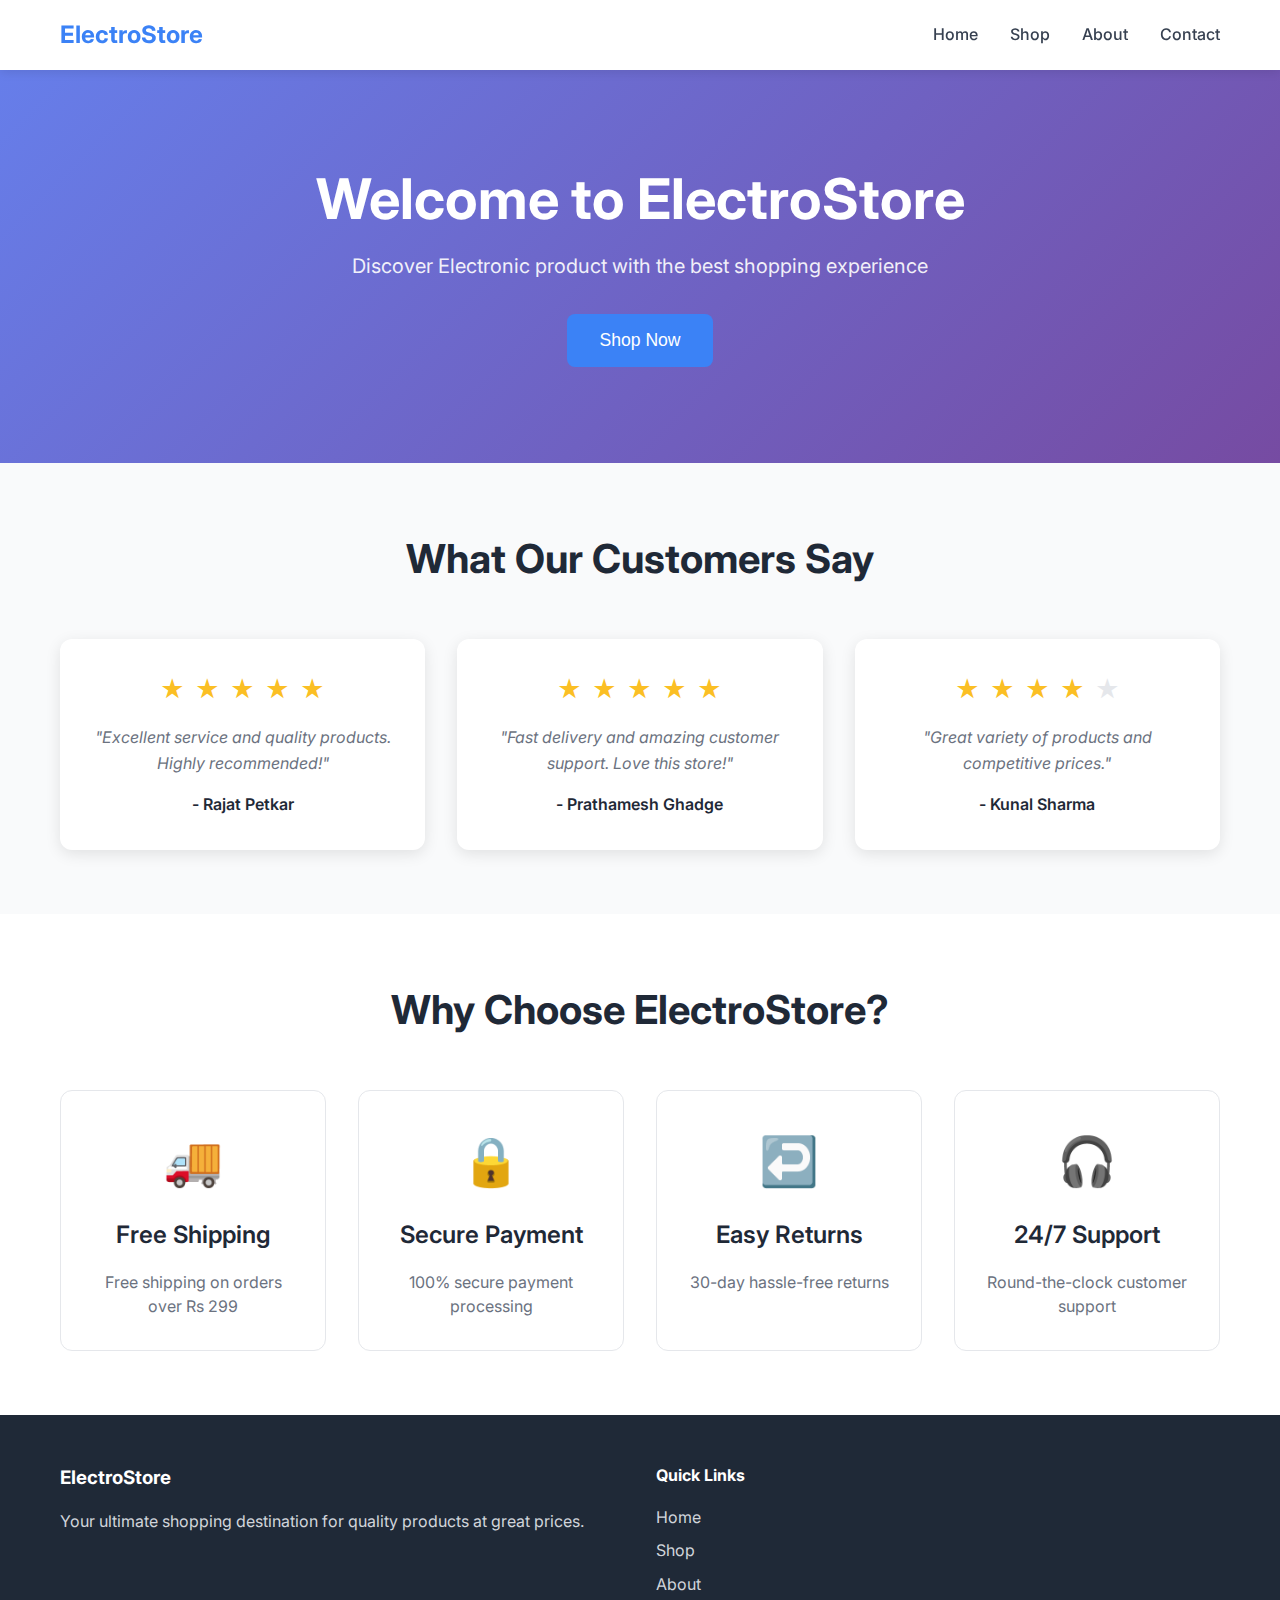
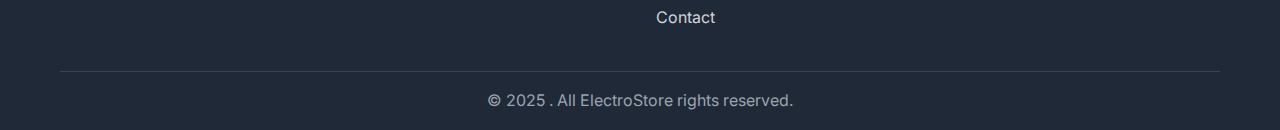
<file: project/index.html>
<!DOCTYPE html>
<html lang="en">
<head>
    <meta charset="UTF-8">
    <meta name="viewport" content="width=device-width, initial-scale=1.0">
    <title>ElectroStore </title>
    <link rel="stylesheet" href="styles.css">
    <link rel="preconnect" href="https://fonts.googleapis.com">
    <link rel="preconnect" href="https://fonts.gstatic.com" crossorigin>
    <link href="https://fonts.googleapis.com/css2?family=Inter:wght@300;400;500;600;700&display=swap" rel="stylesheet">
</head>
<body>
    <header class="header">
        <nav class="nav">
            <div class="container">
                <div class="nav-brand">
                    <h2>ElectroStore </h2>
                </div>
                <div class="nav-links">
                    <a href="index.html">Home</a>
                    <a href="shop.html">Shop</a>
                    <a href="about.html">About</a>
                    <a href="contact.html">Contact</a>
                </div>
            </div>
        </nav>
    </header>

    <main class="main">
        <section class="hero">
            <div class="container">
                <div class="hero-content">
                    <h1 class="hero-title">Welcome to ElectroStore</h1>
                    <p class="hero-subtitle">Discover Electronic product with the best shopping experience</p>
                    <button class="btn btn-primary hero-btn" onclick="window.location.href='shop.html'">Shop Now</button>
                </div>
            </div>
        </section>

        <section class="ratings-section">
            <div class="container">
                <h2 class="section-title">What Our Customers Say</h2>
                <div class="ratings-grid">
                    <div class="rating-card">
                        <div class="stars">
                            <span class="star filled">★</span>
                            <span class="star filled">★</span>
                            <span class="star filled">★</span>
                            <span class="star filled">★</span>
                            <span class="star filled">★</span>
                        </div>
                        <p class="rating-text">"Excellent service and quality products. Highly recommended!"</p>
                        <p class="rating-author">- Rajat Petkar</p>
                    </div>
                    <div class="rating-card">
                        <div class="stars">
                            <span class="star filled">★</span>
                            <span class="star filled">★</span>
                            <span class="star filled">★</span>
                            <span class="star filled">★</span>
                            <span class="star filled">★</span>
                        </div>
                        <p class="rating-text">"Fast delivery and amazing customer support. Love this store!"</p>
                        <p class="rating-author">- Prathamesh Ghadge</p>
                    </div>
                    <div class="rating-card">
                        <div class="stars">
                            <span class="star filled">★</span>
                            <span class="star filled">★</span>
                            <span class="star filled">★</span>
                            <span class="star filled">★</span>
                            <span class="star">★</span>
                        </div>
                        <p class="rating-text">"Great variety of products and competitive prices."</p>
                        <p class="rating-author">- Kunal Sharma</p>
                    </div>
                </div>
            </div>
        </section>

        <section class="features-section">
            <div class="container">
                <h2 class="section-title">Why Choose ElectroStore?</h2>
                <div class="features-grid">
                    <div class="feature-card">
                        <div class="feature-icon">🚚</div>
                        <h3>Free Shipping</h3>
                        <p>Free shipping on orders over Rs 299</p>
                    </div>
                    <div class="feature-card">
                        <div class="feature-icon">🔒</div>
                        <h3>Secure Payment</h3>
                        <p>100% secure payment processing</p>
                    </div>
                    <div class="feature-card">
                        <div class="feature-icon">↩️</div>
                        <h3>Easy Returns</h3>
                        <p>30-day hassle-free returns</p>
                    </div>
                    <div class="feature-card">
                        <div class="feature-icon">🎧</div>
                        <h3>24/7 Support</h3>
                        <p>Round-the-clock customer support</p>
                    </div>
                </div>
            </div>
        </section>
    </main>

    <footer class="footer">
        <div class="container">
            <div class="footer-content">
                <div class="footer-section">
                    <h3>ElectroStore</h3>
                    <p>Your ultimate shopping destination for quality products at great prices.</p>
                </div>
                <div class="footer-section">
                    <h4>Quick Links</h4>
                    <ul>
                        <li><a href="index.html">Home</a></li>
                        <li><a href="shop.html">Shop</a></li>
                        <li><a href="about.html">About</a></li>
                        <li><a href="contact.html">Contact</a></li>
                    </ul>
                </div>
                <!-- <div class="footer-section">
                    <h4>Customer Service</h4>
                    <ul>
                        <li><a href="#help">Help Center</a></li>
                        <li><a href="#returns">Returns</a></li>
                        <li><a href="#shipping">Shipping</a></li>
                        <li><a href="#track">Track Order</a></li>
                    </ul>
                </div>
                <div class="footer-section">
                    <h4>Connect</h4>
                    <ul>
                        <li><a href="#facebook">Facebook</a></li>
                        <li><a href="#twitter">Twitter</a></li>
                        <li><a href="#instagram">Instagram</a></li>
                        <li><a href="#newsletter">Newsletter</a></li>
                    </ul>
                </div> -->
            </div>
            <div class="footer-bottom">
                <p>&copy; 2025 . All ElectroStore rights reserved.</p>
            </div>
        </div>
    </footer>

    <script src="script.js"></script>
</body>
</html>
</file>
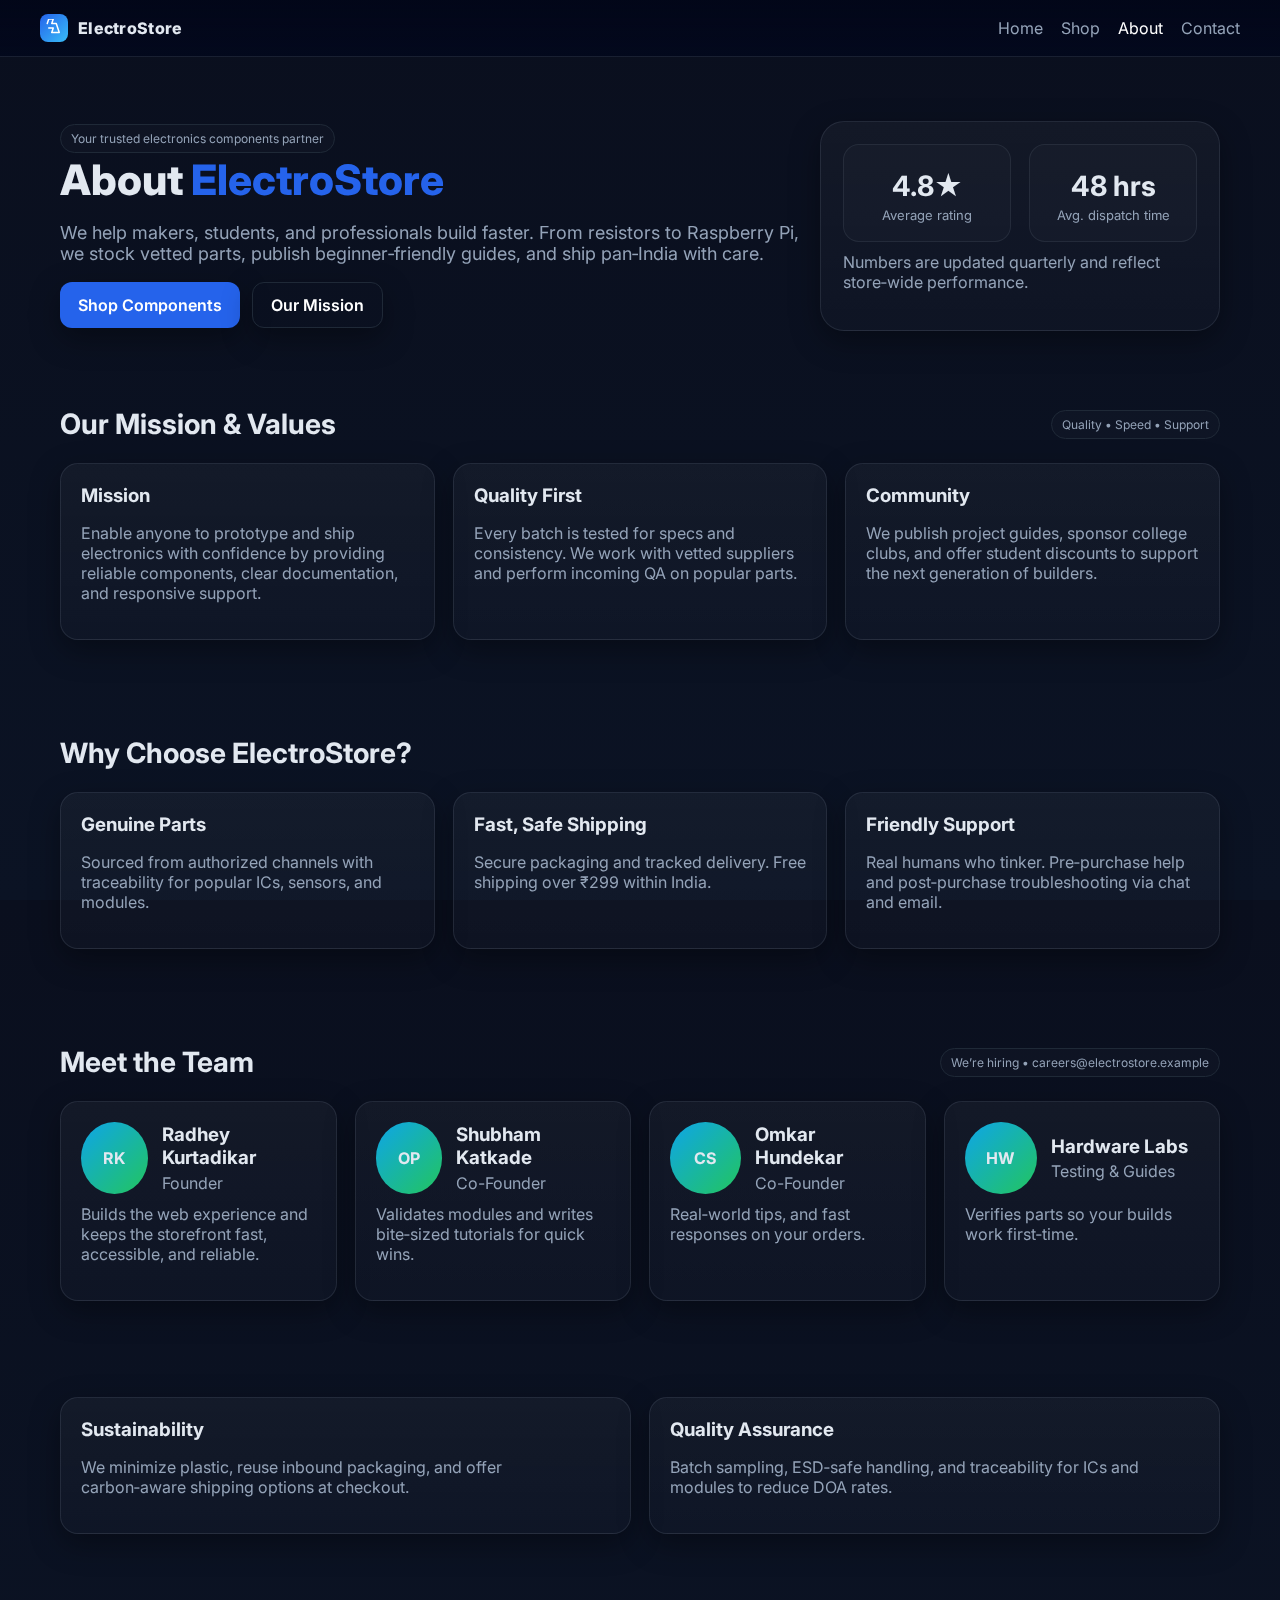
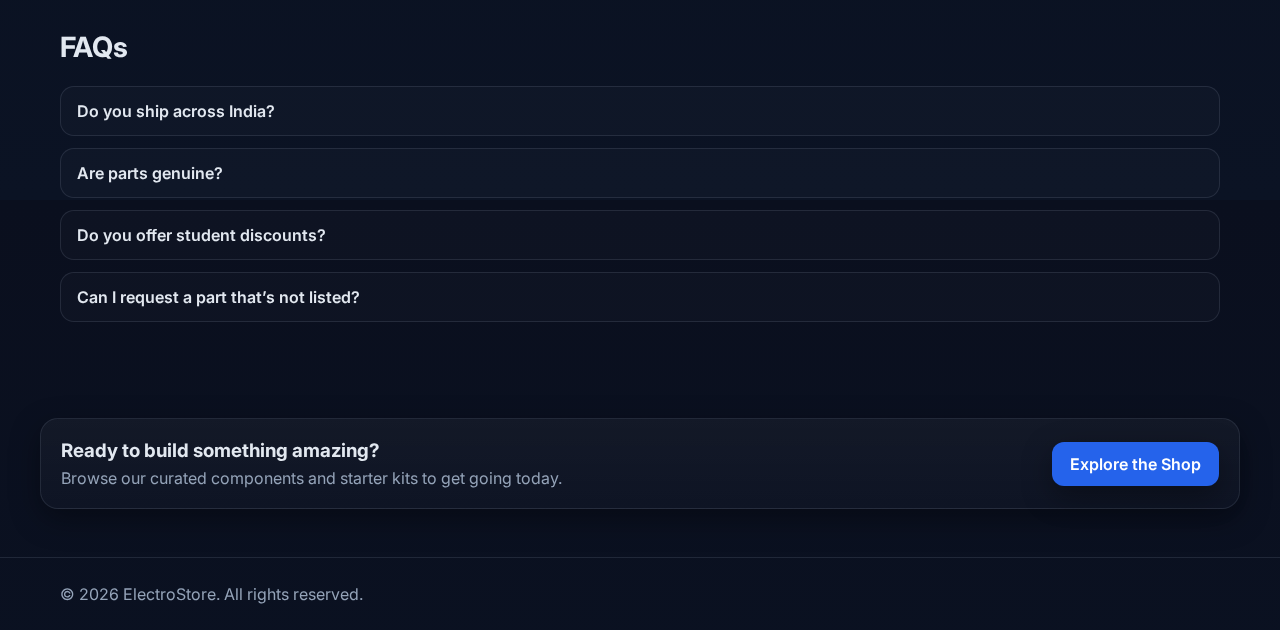
<file: project/about.html>
<!doctype html>
<html lang="en">
<head>
  <meta charset="utf-8" />
  <meta name="viewport" content="width=device-width, initial-scale=1" />
  <title>About | ElectroStore</title>
  <meta name="description" content="Learn about ElectroStore — our mission, values, team, and what makes us your trusted partner for electronics components." />
  <link rel="preconnect" href="https://fonts.gstatic.com" crossorigin>
  <link href="https://fonts.googleapis.com/css2?family=Inter:wght@400;500;600;700;800&display=swap" rel="stylesheet">
  <style>
    :root{
      --primary:#2563eb;        /* blue-600 */
      --primary-700:#1d4ed8;    /* blue-700 */
      --accent:#f59e0b;         /* amber-500 */
      --bg:#0b1220;             /* deep slate */
      --panel:#0f172a;          /* slate-900 */
      --muted:#94a3b8;          /* slate-400 */
      --text:#e2e8f0;           /* slate-200 */
      --card:#111827;           /* gray-900 */
      --success:#10b981;        /* emerald-500 */
      --ring:0 0 0 3px rgba(37,99,235,.3);
      --shadow:0 10px 30px rgba(0,0,0,.35);
      --radius:18px;
      --radius-lg:24px;
      --gap:18px;
      --max:1200px;
    }
    *{box-sizing:border-box}
    html,body{height:100%;}
    body{
      margin:0; font-family:Inter,system-ui,-apple-system,Segoe UI,Roboto,Ubuntu,Cantarell,Noto Sans,sans-serif; 
      color:var(--text); background:linear-gradient(180deg,#0a0f1e 0%, #0b1324 100%);
      -webkit-font-smoothing:antialiased; text-rendering:optimizeLegibility;
    }
    a{color:inherit; text-decoration:none}
    .container{width:100%; max-width:var(--max); margin-inline:auto; padding:0 20px}
    .btn{display:inline-flex; align-items:center; gap:10px; border:none; background:var(--primary); color:white; padding:12px 18px; border-radius:12px; font-weight:600; box-shadow:var(--shadow); cursor:pointer}
    .btn:hover{background:var(--primary-700)}
    .btn.secondary{background:transparent; border:1px solid #1f2937}
    .badge{display:inline-flex; align-items:center; gap:8px; padding:6px 10px; border-radius:999px; border:1px solid #1f2937; background:rgba(255,255,255,.02); color:var(--muted); font-size:12px}

    /* Header */
    header{
      position:sticky; top:0; z-index:50; backdrop-filter:saturate(180%) blur(8px);
      background:linear-gradient(180deg,rgba(2,6,23,.9) 0%, rgba(2,6,23,.7) 100%);
      border-bottom:1px solid rgba(148,163,184,.16);
    }
    .nav{display:flex; align-items:center; justify-content:space-between; padding:14px 0}
    .logo{display:flex; align-items:center; gap:10px; font-weight:800; letter-spacing:.3px}
    .logo-mark{width:28px; height:28px; display:grid; place-items:center; border-radius:8px; background:linear-gradient(135deg,var(--primary),#38bdf8)}
    .menu{display:flex; align-items:center; gap:18px}
    .menu a{color:var(--muted)}
    .menu a.active, .menu a:hover{color:#fff}
    .mobile-toggle{display:none}

    /* Hero */
    .hero{padding:64px 0 28px}
    .hero-wrap{display:grid; grid-template-columns:1.3fr .7fr; gap:var(--gap); align-items:center}
    .hero .title{font-size:42px; line-height:1.15; margin:.2rem 0 1rem; font-weight:800}
    .hero .lead{font-size:18px; color:var(--muted)}
    .hero-card{background:linear-gradient(180deg, rgba(255,255,255,.04), rgba(255,255,255,.02)); border:1px solid rgba(148,163,184,.15); padding:22px; border-radius:var(--radius-lg); box-shadow:var(--shadow)}
    .hero-grid{display:grid; grid-template-columns:repeat(2,1fr); gap:var(--gap)}
    .stat{padding:18px; border-radius:16px; border:1px solid rgba(148,163,184,.12); background:rgba(255,255,255,.02); text-align:center}
    .stat h3{margin:6px 0 4px; font-size:28px}
    .stat p{margin:0; color:var(--muted); font-size:13px}

    /* Sections */
    section{padding:48px 0}
    .section-head{display:flex; align-items:center; justify-content:space-between; gap:18px; margin-bottom:22px}
    .section-head h2{margin:0; font-size:28px}
    .grid-3{display:grid; grid-template-columns:repeat(3,1fr); gap:var(--gap)}
    .grid-2{display:grid; grid-template-columns:repeat(2,1fr); gap:var(--gap)}
    .card{background:linear-gradient(180deg, rgba(255,255,255,.04), rgba(255,255,255,.02)); border:1px solid rgba(148,163,184,.15); padding:20px; border-radius:var(--radius); box-shadow:var(--shadow)}
    .card h3{margin:0 0 8px}
    .muted{color:var(--muted)}

    /* Timeline */
    .timeline{position:relative; margin-left:8px}
    .timeline::before{content:""; position:absolute; left:10px; top:0; bottom:0; width:2px; background:linear-gradient(180deg,rgba(148,163,184,.3),rgba(148,163,184,.05))}
    .t-item{position:relative; padding-left:38px; margin-bottom:18px}
    .t-item::before{content:""; position:absolute; left:2px; top:6px; width:16px; height:16px; border-radius:50%; background:linear-gradient(135deg,var(--primary),#38bdf8); box-shadow:0 0 0 3px rgba(37,99,235,.25)}

    /* Team */
    .team{display:grid; grid-template-columns:repeat(4,1fr); gap:var(--gap)}
    .avatar{width:72px; height:72px; border-radius:50%; background:linear-gradient(135deg,#0ea5e9,#22c55e); display:grid; place-items:center; font-weight:700}

    /* FAQ */
    .faq{display:grid; grid-template-columns:1fr; gap:12px}
    details{border:1px solid rgba(148,163,184,.16); border-radius:14px; padding:14px 16px; background:rgba(255,255,255,.02)}
    summary{cursor:pointer; list-style:none; font-weight:600}
    summary::-webkit-details-marker{display:none}

    /* Footer */
    footer{border-top:1px solid rgba(148,163,184,.16); padding:26px 0; color:var(--muted)}

    /* Responsive */
    @media (max-width: 1024px){
      .hero-wrap{grid-template-columns:1fr}
      .grid-3{grid-template-columns:1fr 1fr}
      .team{grid-template-columns:1fr 1fr}
    }
    @media (max-width: 640px){
      .menu{display:none}
      .mobile-toggle{display:inline-flex; align-items:center; gap:8px; background:transparent; border:1px solid #1f2937; color:var(--text); padding:8px 10px; border-radius:10px}
      .grid-3,.grid-2{grid-template-columns:1fr}
      .hero .title{font-size:34px}
    }
  </style>
</head>
<body>
  <!-- Header -->
  <header>
    <div class="container nav">
      <div class="logo">
        <div class="logo-mark" aria-hidden="true">
          <svg width="18" height="18" viewBox="0 0 24 24" fill="none" xmlns="http://www.w3.org/2000/svg" aria-hidden="true">
            <path d="M5 12h6l-2 6h10l-4-12H9l2-6H5l-2 6" stroke="white" stroke-width="2" stroke-linecap="round" stroke-linejoin="round"/>
          </svg>
        </div>
        <span>ElectroStore</span>
      </div>
      <nav class="menu" id="menu">
        <a href="index.html" >Home</a>
        <a href="shop.html">Shop</a>
        <a href="about.html" class="active">About</a>
        <a href="contact.html">Contact</a>
        <!-- <a class="btn" href="/catalog.html">View Catalog</a> -->
      </nav>
      <button class="mobile-toggle" id="mobileToggle" aria-controls="menu" aria-expanded="false">Menu ▾</button>
    </div>
  </header>

  <!-- Hero -->
  <section class="hero">
    <div class="container hero-wrap">
      <div>
        <span class="badge">Your trusted electronics components partner</span>
        <h1 class="title">About <span style="color:var(--primary)">ElectroStore</span></h1>
        <p class="lead">We help makers, students, and professionals build faster. From resistors to Raspberry Pi, we stock vetted parts, publish beginner‑friendly guides, and ship pan‑India with care.</p>
        <div style="display:flex; gap:12px; margin-top:16px; flex-wrap:wrap">
          <a class="btn" href="shop.html">Shop Components</a>
          <a class="btn secondary" href="#mission">Our Mission</a>
        </div>
      </div>
      <div class="hero-card">
        <div class="hero-grid">
          <!-- <div class="stat">
            <h3>10k+</h3><p>Orders fulfilled</p>
          </div>
          <div class="stat">
            <h3>3,500+</h3><p>SKUs in stock</p>
          </div> -->
          <div class="stat">
            <h3>4.8★</h3><p>Average rating</p>
          </div>
          <div class="stat">
            <h3>48 hrs</h3><p>Avg. dispatch time</p>
          </div>
        </div>
        <p class="muted" style="margin-top:10px">Numbers are updated quarterly and reflect store‑wide performance.</p>
      </div>
    </div>
  </section>

  <!-- Mission & Values -->
  <section id="mission">
    <div class="container">
      <div class="section-head">
        <h2>Our Mission & Values</h2>
        <span class="badge">Quality • Speed • Support</span>
      </div>
      <div class="grid-3">
        <div class="card">
          <h3>Mission</h3>
          <p class="muted">Enable anyone to prototype and ship electronics with confidence by providing reliable components, clear documentation, and responsive support.</p>
        </div>
        <div class="card">
          <h3>Quality First</h3>
          <p class="muted">Every batch is tested for specs and consistency. We work with vetted suppliers and perform incoming QA on popular parts.</p>
        </div>
        <div class="card">
          <h3>Community</h3>
          <p class="muted">We publish project guides, sponsor college clubs, and offer student discounts to support the next generation of builders.</p>
        </div>
      </div>
    </div>
  </section>

  <!-- Why Choose Us -->
  <section>
    <div class="container">
      <div class="section-head">
        <h2>Why Choose ElectroStore?</h2>
      </div>
      <div class="grid-3">
        <div class="card">
          <h3>Genuine Parts</h3>
          <p class="muted">Sourced from authorized channels with traceability for popular ICs, sensors, and modules.</p>
        </div>
        <div class="card">
          <h3>Fast, Safe Shipping</h3>
          <p class="muted">Secure packaging and tracked delivery. Free shipping over ₹299 within India.</p>
        </div>
        <div class="card">
          <h3>Friendly Support</h3>
          <p class="muted">Real humans who tinker. Pre‑purchase help and post‑purchase troubleshooting via chat and email.</p>
        </div>
      </div>
    </div>
  </section>

  
  <!-- Team -->
  <section>
    <div class="container">
      <div class="section-head">
        <h2>Meet the Team</h2>
        <a class="badge" href="mailto:careers@electrostore.example">We’re hiring • careers@electrostore.example</a>
      </div>
      <div class="team">
        <div class="card">
          <div style="display:flex; gap:14px; align-items:center;">
            <div class="avatar">RK</div>
            <div>
              <h3 style="margin:0">Radhey Kurtadikar</h3>
              <p class="muted" style="margin:.2rem 0 0">Founder</p>
            </div>
          </div>
          <p class="muted" style="margin-top:10px">Builds the web experience and keeps the storefront fast, accessible, and reliable.</p>
        </div>
        <div class="card">
          <div style="display:flex; gap:14px; align-items:center;">
            <div class="avatar">OP</div>
            <div>
              <h3 style="margin:0">Shubham Katkade</h3>
              <p class="muted" style="margin:.2rem 0 0">Co-Founder</p>
            </div>
          </div>
          <p class="muted" style="margin-top:10px">Validates modules and writes bite‑sized tutorials for quick wins.</p>
        </div>
        <div class="card">
          <div style="display:flex; gap:14px; align-items:center;">
            <div class="avatar">CS</div>
            <div>
              <h3 style="margin:0">Omkar Hundekar</h3>
              <p class="muted" style="margin:.2rem 0 0">Co-Founder</p>
            </div>
          </div>
          <p class="muted" style="margin-top:10px">Real‑world tips, and fast responses on your orders.</p>
        </div>
        <div class="card">
          <div style="display:flex; gap:14px; align-items:center;">
            <div class="avatar">HW</div>
            <div>
              <h3 style="margin:0">Hardware Labs</h3>
              <p class="muted" style="margin:.2rem 0 0">Testing & Guides</p>
            </div>
          </div>
          <p class="muted" style="margin-top:10px">Verifies parts so your builds work first‑time.</p>
        </div>
      </div>
    </div>
  </section>

  <!-- Testimonials
  <section>
    <div class="container">
      <div class="section-head">
        <h2>What Customers Say</h2>
        <span class="badge">4.8/5 average across platforms</span>
      </div>
      <div class="grid-3">
        <div class="card">
          <p>“Got my sensors in 2 days with excellent packing. The sample code on the product page saved me hours.”</p>
          <p class="muted" style="margin:6px 0 0">— Ananya, Pune</p>
        </div>
        <div class="card">
          <p>“They actually answered my wiring question at 9pm. Components were genuine and matched datasheets.”</p>
          <p class="muted" style="margin:6px 0 0">— Karan, Bengaluru</p>
        </div>
        <div class="card">
          <p>“Student‑friendly pricing and everything in one place. We rely on them for our college robotics club.”</p>
          <p class="muted" style="margin:6px 0 0">— Meera, Mumbai</p>
        </div>
      </div>
    </div>
  </section> -->

  <!-- Sustainability & Quality -->
  <section>
    <div class="container grid-2">
      <div class="card">
        <h3>Sustainability</h3>
        <p class="muted">We minimize plastic, reuse inbound packaging, and offer carbon‑aware shipping options at checkout.</p>
      </div>
      <div class="card">
        <h3>Quality Assurance</h3>
        <p class="muted">Batch sampling, ESD‑safe handling, and traceability for ICs and modules to reduce DOA rates.</p>
      </div>
    </div>
  </section>

  <!-- FAQ -->
  <section>
    <div class="container">
      <div class="section-head">
        <h2>FAQs</h2>
      </div>
      <div class="faq">
        <details>
          <summary>Do you ship across India?</summary>
          <p class="muted">Yes. Standard delivery is 2–7 business days based on your pincode. Express options are shown at checkout.</p>
        </details>
        <details>
          <summary>Are parts genuine?</summary>
          <p class="muted">We prioritize authorized distributors and perform incoming tests on popular ICs, sensors, and modules.</p>
        </details>
        <details>
          <summary>Do you offer student discounts?</summary>
          <p class="muted">Absolutely. Email your valid student ID to <a href="mailto:support@electrostore.example">support@electrostore.example</a> for a unique coupon.</p>
        </details>
        <details>
          <summary>Can I request a part that’s not listed?</summary>
          <p class="muted">Yes, use the <a href="contact.html">contact form</a> with manufacturer part number (MPN) and needed quantity.</p>
        </details>
      </div>
    </div>
  </section>

  <!-- CTA -->
  <section>
    <div class="container card" style="display:flex; flex-wrap:wrap; align-items:center; justify-content:space-between; gap:14px">
      <div>
        <h3 style="margin:0 0 6px">Ready to build something amazing?</h3>
        <p class="muted" style="margin:0">Browse our curated components and starter kits to get going today.</p>
      </div>
      <a class="btn" href="shop.html">Explore the Shop</a>
    </div>
  </section>

  <!-- Footer -->
  <footer>
    <div class="container" style="display:flex; align-items:center; justify-content:space-between; gap:12px; flex-wrap:wrap">
      <p style="margin:0">© <span id="year"></span> ElectroStore. All rights reserved.</p>
    </div>
  </footer>

  <script>
    // Mobile menu toggle
    const toggle = document.getElementById('mobileToggle');
    const menu = document.getElementById('menu');
    if(toggle){
      toggle.addEventListener('click',()=>{
        const open = menu.style.display === 'flex';
        menu.style.display = open ? 'none' : 'flex';
        menu.style.flexDirection = 'column';
        toggle.setAttribute('aria-expanded', String(!open));
      });
    }
    // Year
    document.getElementById('year').textContent = new Date().getFullYear();
  </script>
</body>
</html>
</file>
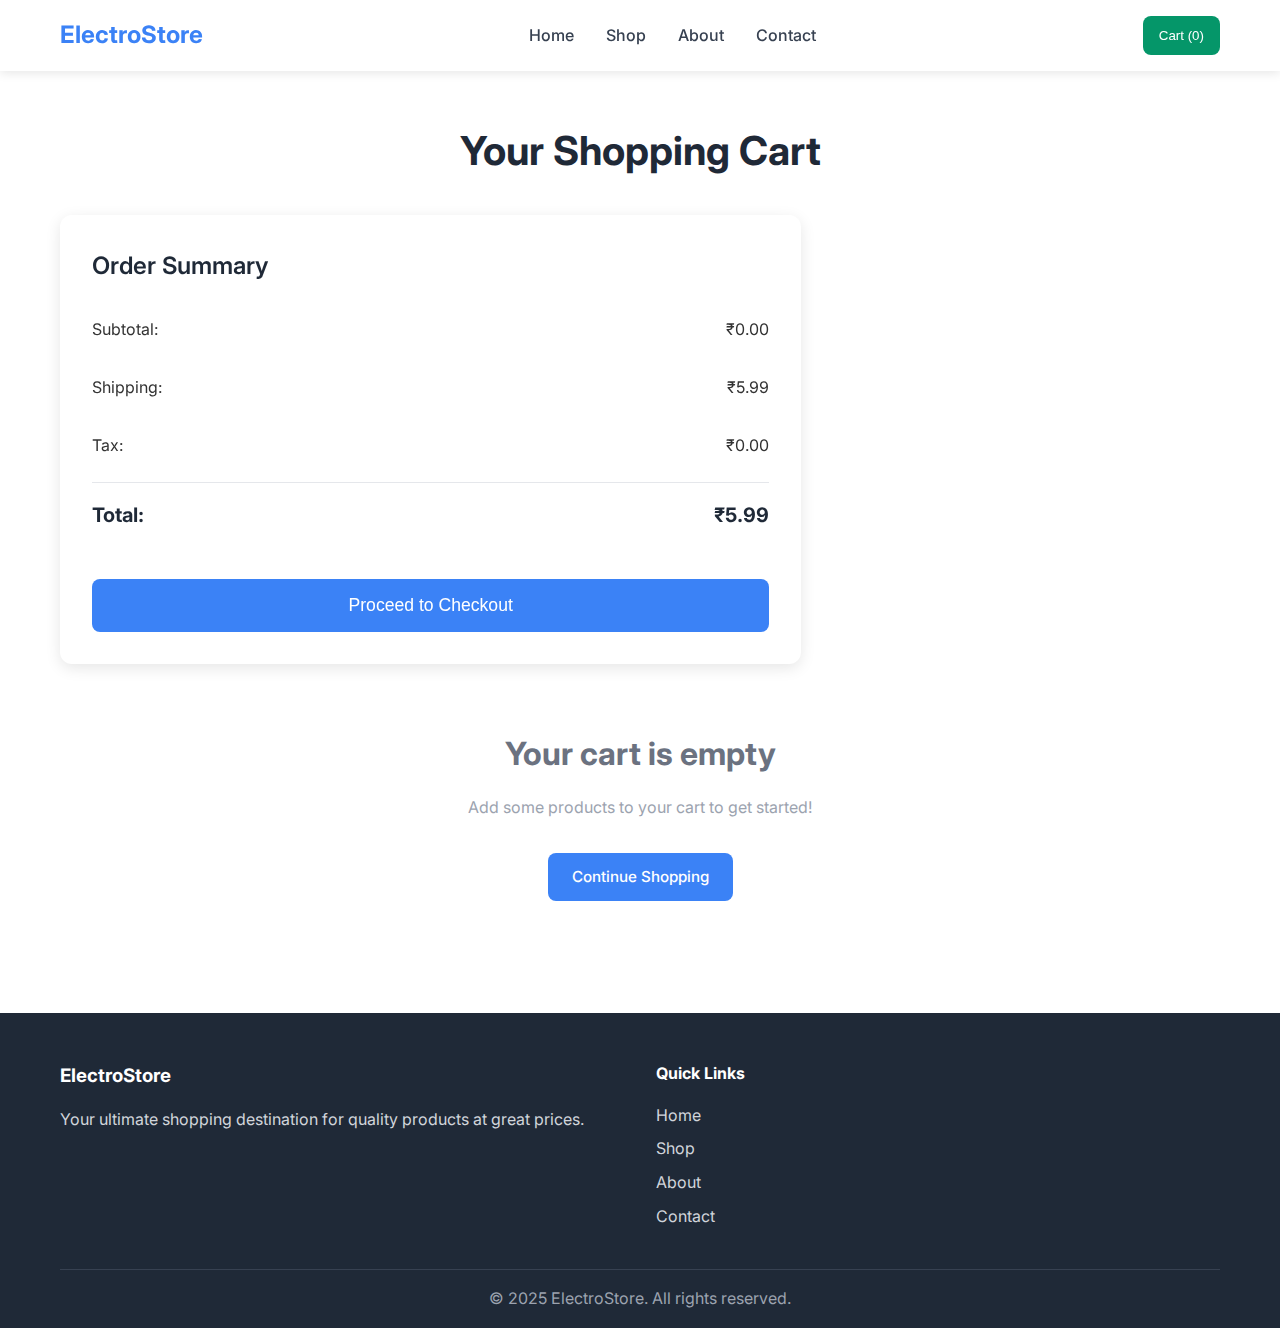
<file: project/cart.html>
<!DOCTYPE html>
<html lang="en">
<head>
    <meta charset="UTF-8">
    <meta name="viewport" content="width=device-width, initial-scale=1.0">
    <title>Shopping Cart - ElectroStore</title>
    <link rel="stylesheet" href="styles.css">
    <link rel="preconnect" href="https://fonts.googleapis.com">
    <link rel="preconnect" href="https://fonts.gstatic.com" crossorigin>
    <link href="https://fonts.googleapis.com/css2?family=Inter:wght@300;400;500;600;700&display=swap" rel="stylesheet">
</head>
<body>
    <header class="header">
        <nav class="nav">
            <div class="container">
                <div class="nav-brand">
                    <h2>ElectroStore</h2>
                </div>
                <div class="nav-links">
                    <a href="index.html">Home</a>
                    <a href="shop.html">Shop</a>
                    <a href="about.html">About</a>
                    <a href="contact.html">Contact</a>
                </div>
                <div class="nav-actions">
                    <button class="cart-btn active">
                        Cart (<span id="cartCount">0</span>)
                    </button>
                </div>
            </div>
        </nav>
    </header>

    <main class="main">
        <section class="cart-section">
            <div class="container">
                <h1>Your Shopping Cart</h1>
                
                <div class="cart-content">
                    <div class="cart-items" id="cartItems">
                        <!-- Cart items will be dynamically loaded here -->
                    </div>
                    
                    <div class="cart-summary">
                        <div class="summary-card">
                            <h3>Order Summary</h3>
                            <div class="summary-row">
                                <span>Subtotal:</span>
                                <span id="subtotal">Rs 0.00</span>
                            </div>
                            <div class="summary-row">
                                <span>Shipping:</span>
                                <span id="shipping">Rs 5.99</span>
                            </div>
                            <div class="summary-row">
                                <span>Tax:</span>
                                <span id="tax">Rs 0.00</span>
                            </div>
                            <div class="summary-row total">
                                <span>Total:</span>
                                <span id="total">Rs 0.00</span>
                            </div>
                            <button class="btn btn-primary checkout-btn" onclick="proceedToCheckout()">
                                Proceed to Checkout
                            </button>
                        </div>
                    </div>
                </div>

                <div class="empty-cart" id="emptyCart" style="display: none;">
                    <h2>Your cart is empty</h2>
                    <p>Add some products to your cart to get started!</p>
                    <a href="shop.html" class="btn btn-primary">Continue Shopping</a>
                </div>
            </div>
        </section>
    </main>

    <!-- Checkout Modal -->
    <div id="checkoutModal" class="modal">
        <div class="modal-content">
            <span class="close" onclick="closeModal('checkoutModal')">&times;</span>
            <h2>Checkout</h2>
            <div class="checkout-steps">
                <div class="step active" id="step1">
                    <h3>Shipping Information</h3>
                    <form id="shippingForm">
                        <div class="form-row">
                            <div class="form-group">
                                <label for="firstName">First Name:</label>
                                <input type="text" id="firstName" required>
                            </div>
                            <div class="form-group">
                                <label for="lastName">Last Name:</label>
                                <input type="text" id="lastName" required>
                            </div>
                        </div>
                        <div class="form-group">
                            <label for="address">Address:</label>
                            <input type="text" id="address" required>
                        </div>
                        <div class="form-row">
                            <div class="form-group">
                                <label for="city">City:</label>
                                <input type="text" id="city" required>
                            </div>
                            <div class="form-group">
                                <label for="zipCode">ZIP Code:</label>
                                <input type="text" id="zipCode" required>
                            </div>
                        </div>
                        <button type="button" class="btn btn-primary" onclick="nextStep()">Continue to Payment</button>
                    </form>
                </div>

                <div class="step" id="step2">
                    <h3>Payment Method</h3>
                    <div class="payment-options">
                        <div class="payment-option">
                            <input type="radio" id="creditCard" name="payment" value="credit" checked>
                            <label for="creditCard">UPI</label>
                        </div>
                        <div class="payment-option">
                            <input type="radio" id="paypal" name="payment" value="paypal">
                            <label for="paypal">PayPal</label>
                        </div>
                        <div class="payment-option">
                            <!-- <input type="radio" id="bankTransfer" name="payment" value="bank">
                            <label for="bankTransfer">Bank Transfer</label> -->
                        </div>
                    </div>
                    <div class="step-buttons">
                        <button type="button" class="btn btn-secondary" onclick="previousStep()">Back</button>
                        <button type="button" class="btn btn-primary" onclick="showQRCode()">Place Order</button>
                    </div>
                </div>

                <div class="step" id="step3">
                    <h3>Complete Your Payment</h3>
                    <div class="qr-section">
                        <p>Scan the QR code below to complete your payment:</p>
                        <div class="qr-code" id="qrCode">
                            <div class="qr-placeholder">
                                <div class="qr-grid">
                                    <div class="qr-square"></div>
                                    <div class="qr-square"></div>
                                    <div class="qr-square"></div>
                                    <div class="qr-square filled"></div>
                                    <div class="qr-square filled"></div>
                                    <div class="qr-square"></div>
                                    <div class="qr-square"></div>
                                    <div class="qr-square filled"></div>
                                    <div class="qr-square filled"></div>
                                    <div class="qr-square"></div>
                                    <div class="qr-square filled"></div>
                                    <div class="qr-square"></div>
                                    <div class="qr-square"></div>
                                    <div class="qr-square filled"></div>
                                    <div class="qr-square filled"></div>
                                    <div class="qr-square"></div>
                                    <div class="qr-square filled"></div>
                                    <div class="qr-square"></div>
                                    <div class="qr-square filled"></div>
                                    <div class="qr-square filled"></div>
                                    <div class="qr-square"></div>
                                    <div class="qr-square"></div>
                                    <div class="qr-square filled"></div>
                                    <div class="qr-square filled"></div>
                                    <div class="qr-square"></div>
                                </div>
                            </div>
                            <p class="qr-text">Payment QR Code</p>
                        </div>
                        <div class="payment-info">
                            <p><strong>Amount:</strong> <span id="finalTotal">Rs 0.00</span></p>
                            <p><strong>Order ID:</strong> <span id="orderId">#OE-2025-001</span></p>
                        </div>
                        <button type="button" class="btn btn-primary" onclick="confirmPayment()">Confirm Payment</button>
                    </div>
                </div>
            </div>
        </div>
    </div>

    <footer class="footer">
        <div class="container">
            <div class="footer-content">
                <div class="footer-section">
                    <h3>ElectroStore</h3>
                    <p>Your ultimate shopping destination for quality products at great prices.</p>
                </div>
                <div class="footer-section">
                    <h4>Quick Links</h4>
                    <ul>
                        <li><a href="index.html">Home</a></li>
                        <li><a href="shop.html">Shop</a></li>
                        <li><a href="about.html">About</a></li>
                        <li><a href="contact.html">Contact</a></li>
                    </ul>
                </div>
                <!-- <div class="footer-section">
                    <h4>Customer Service</h4>
                    <ul>
                        <li><a href="#help">Help Center</a></li>
                        <li><a href="#returns">Returns</a></li>
                        <li><a href="#shipping">Shipping</a></li>
                        <li><a href="#track">Track Order</a></li>
                    </ul>
                </div>
                <div class="footer-section">
                    <h4>Connect</h4>
                    <ul>
                        <li><a href="#facebook">Facebook</a></li>
                        <li><a href="#twitter">Twitter</a></li>
                        <li><a href="#instagram">Instagram</a></li>
                        <li><a href="#newsletter">Newsletter</a></li>
                    </ul>
                </div> -->
            </div>
            <div class="footer-bottom">
                <p>&copy; 2025 ElectroStore. All rights reserved.</p>
            </div>
        </div>
    </footer>

    <div id="toast" class="toast"></div>

    <script src="script.js"></script>
    <script src="cart.js"></script>
</body>
</html>
</file>
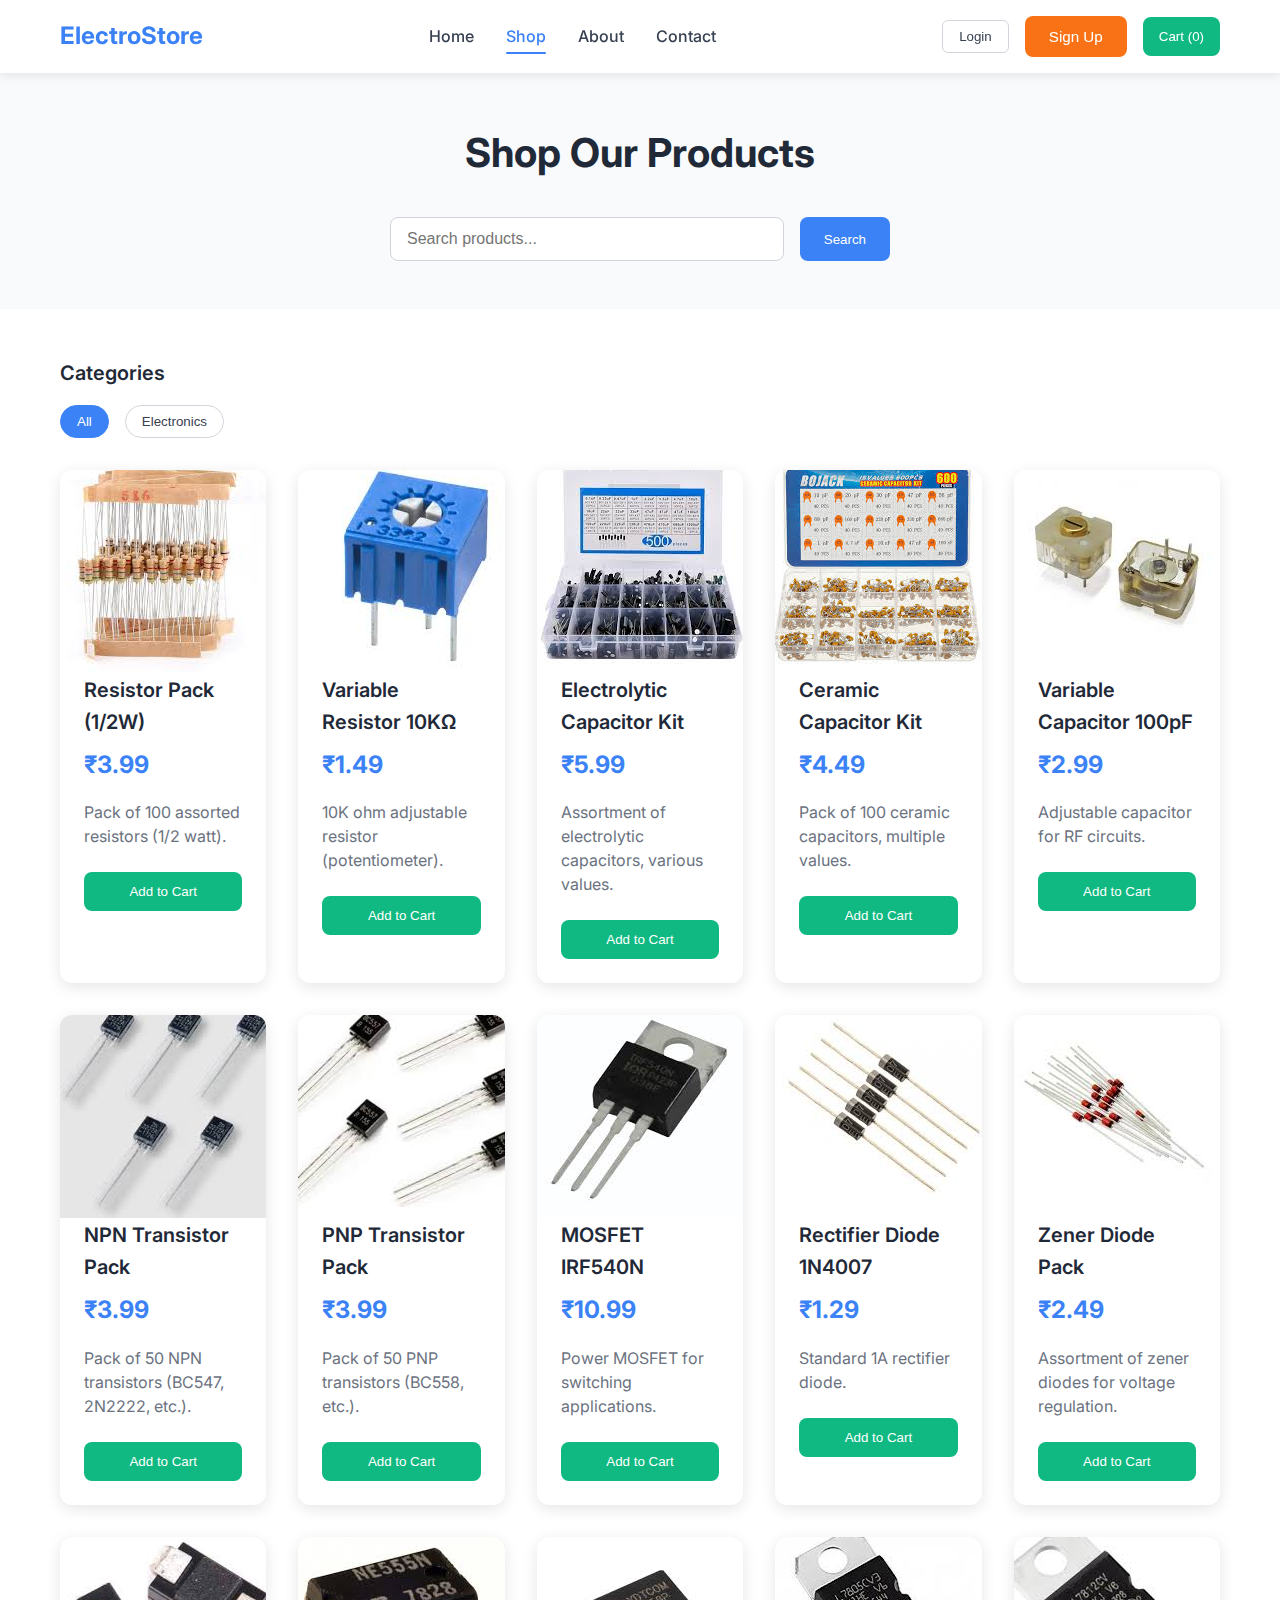
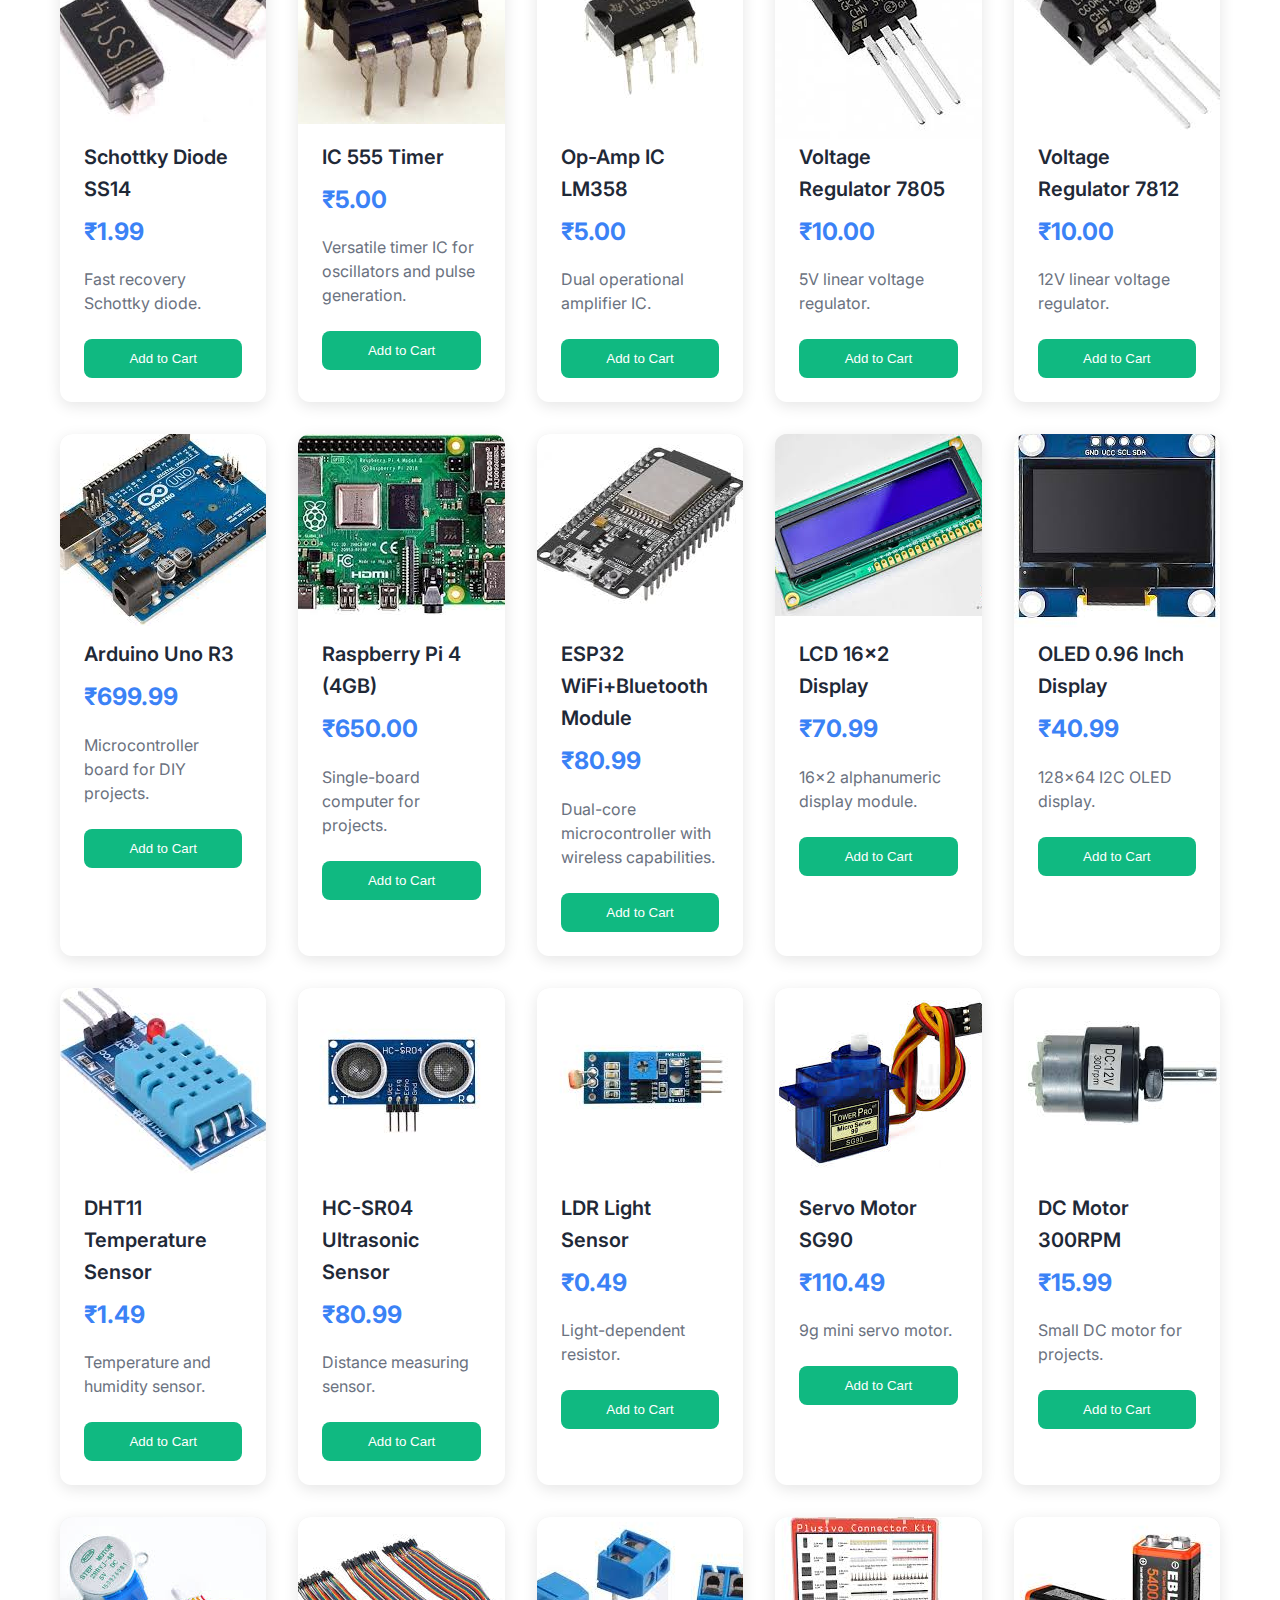
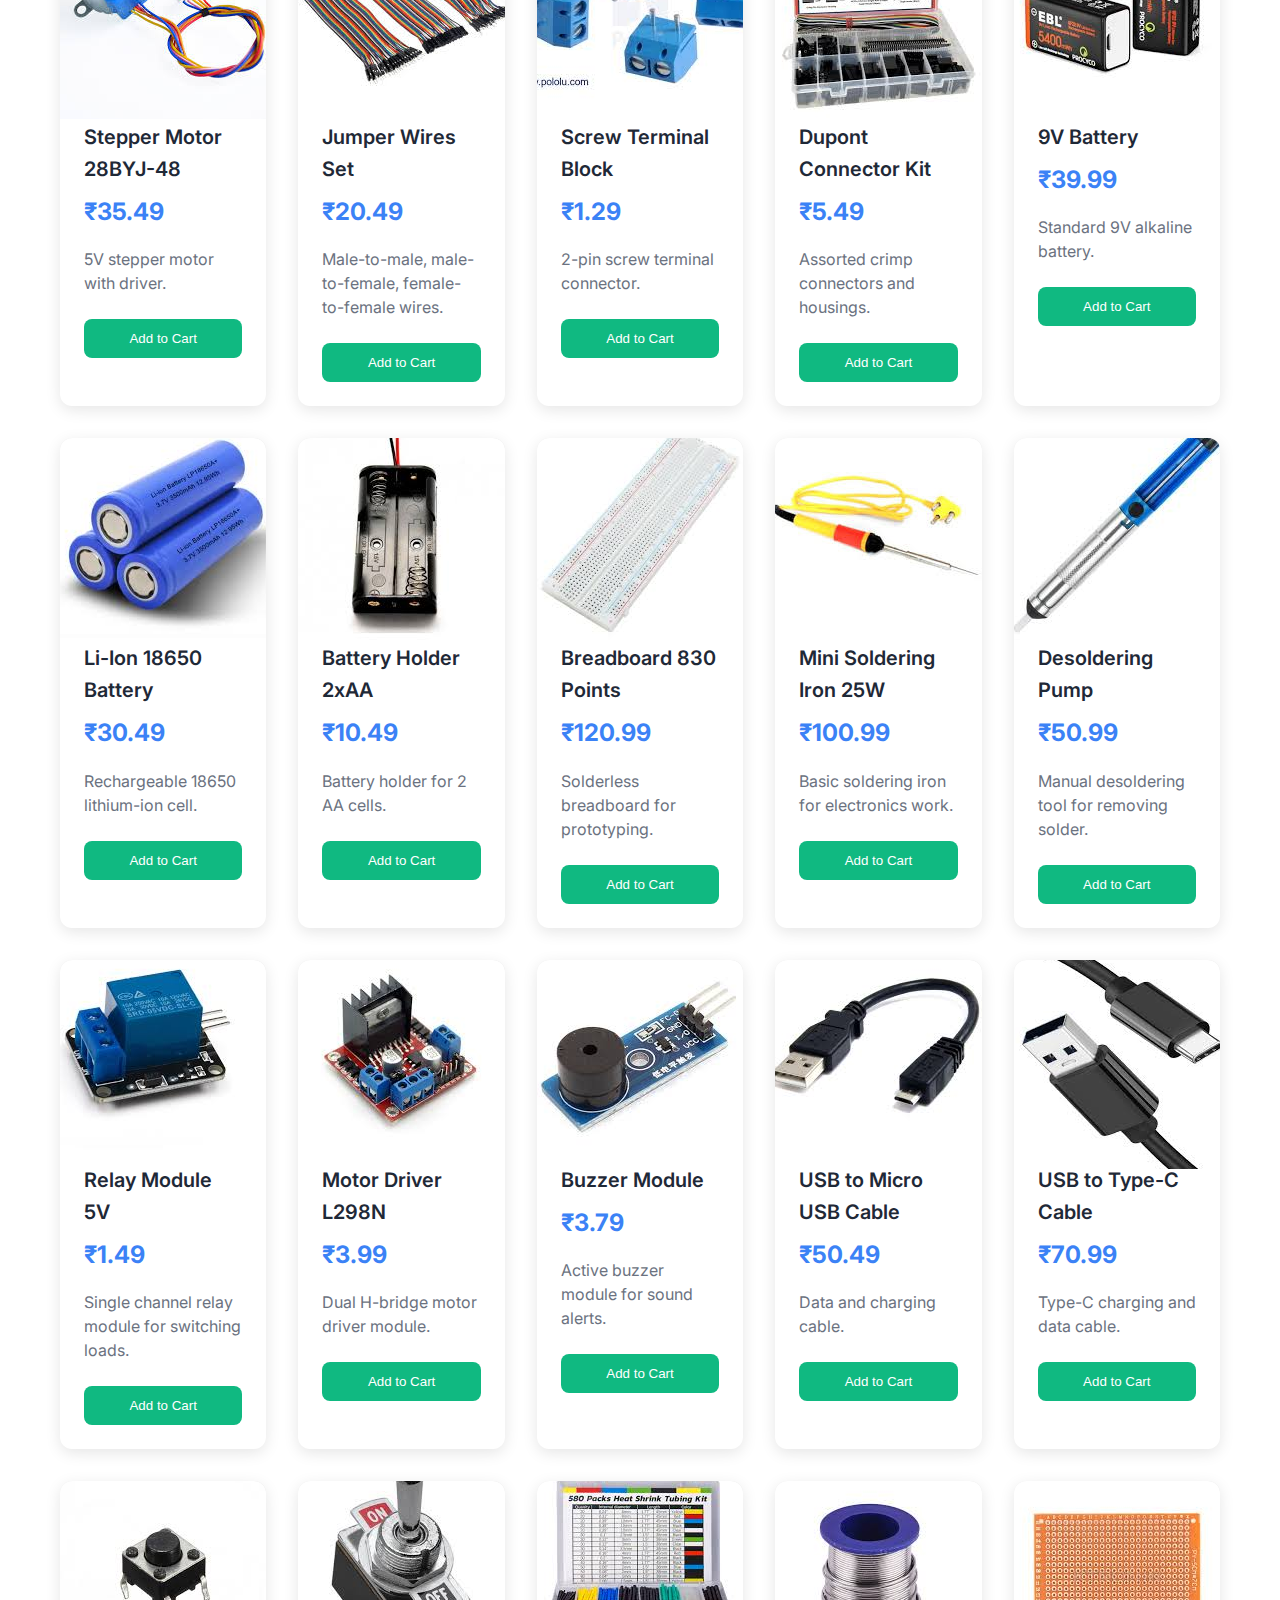
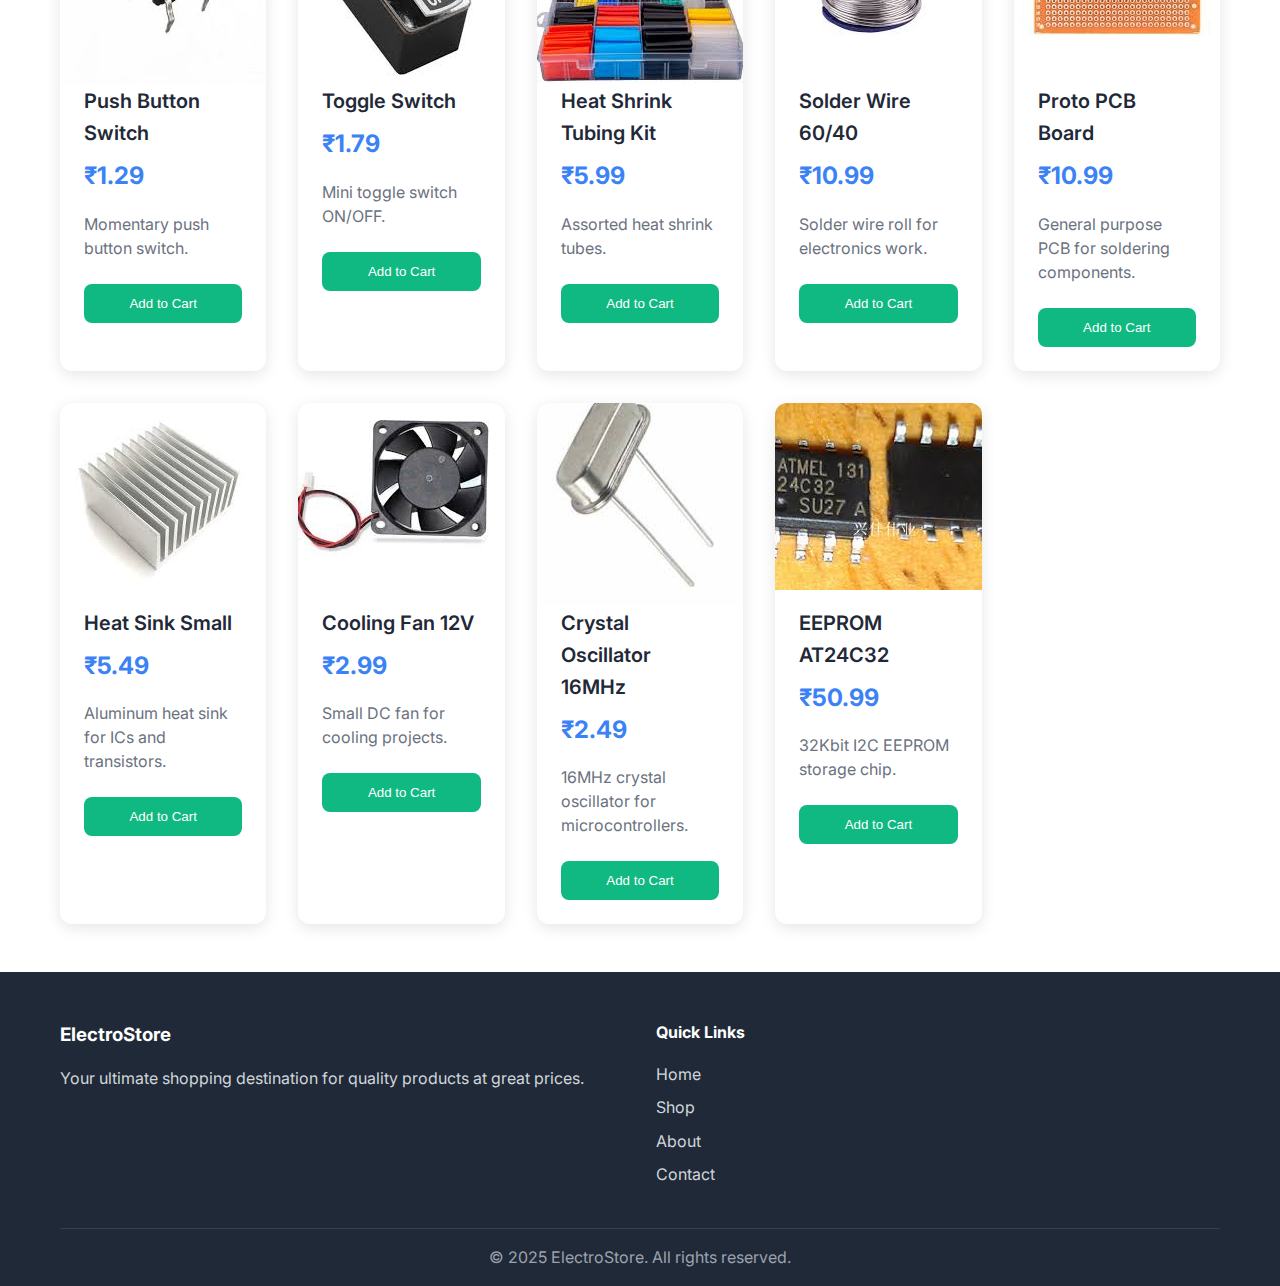
<file: project/shop.html>
<!DOCTYPE html>
<html lang="en">
<head>
    <meta charset="UTF-8">
    <meta name="viewport" content="width=device-width, initial-scale=1.0">
    <title>Shop - ElectroStore</title>
    <link rel="stylesheet" href="styles.css">
    <link rel="preconnect" href="https://fonts.googleapis.com">
    <link rel="preconnect" href="https://fonts.gstatic.com" crossorigin>
    <link href="https://fonts.googleapis.com/css2?family=Inter:wght@300;400;500;600;700&display=swap" rel="stylesheet">
</head>
<body>
    <header class="header">
        <nav class="nav">
            <div class="container">
                <div class="nav-brand">
                    <h2>ElectroStore</h2>
                </div>
                <div class="nav-links">
                    <a href="index.html">Home</a>
                    <a href="shop.html" class="active">Shop</a>
                    <a href="about.html">About</a>
                    <a href="contact.html">Contact</a>
                </div>
                <div class="nav-actions">
                    <button class="btn-auth" id="loginBtn">Login</button>
                    <button class="btn btn-secondary" id="signupBtn">Sign Up</button>
                    <button class="cart-btn" onclick="window.location.href='cart.html'">
                        Cart (<span id="cartCount">0</span>)
                    </button>
                </div>
            </div>
        </nav>
    </header>

    <main class="main">
        <section class="shop-header">
            <div class="container">
                <h1>Shop Our Products</h1>
                <div class="search-container">
                    <input type="text" id="searchInput" placeholder="Search products..." class="search-input">
                    <button class="search-btn" onclick="searchProducts()">Search</button>
                </div>
            </div>
        </section>

        <section class="shop-content">
            <div class="container">
                <div class="filters">
                    <h3>Categories</h3>
                    <div class="filter-buttons">
                        <button class="filter-btn active" onclick="filterProducts('all')">All</button>
                        <button class="filter-btn" onclick="filterProducts('electronics')">Electronics</button>
                        <!-- <button class="filter-btn" onclick="filterProducts('clothing')">Clothing</button>
                        <button class="filter-btn" onclick="filterProducts('home')">Home & Garden</button>
                        <button class="filter-btn" onclick="filterProducts('sports')">Sports</button> -->
                    </div>
                </div>

                <div class="products-grid" id="productsGrid">
                    <!-- Products will be dynamically loaded here -->
                </div>
            </div>
        </section>
    </main>

    <!-- Login Modal -->
    <div id="loginModal" class="modal">
        <div class="modal-content">
            <span class="close" onclick="closeModal('loginModal')">&times;</span>
            <h2>Login</h2>
            <form id="loginForm">
                <div class="form-group">
                    <label for="loginEmail">Email:</label>
                    <input type="email" id="loginEmail" required>
                </div>
                <div class="form-group">
                    <label for="loginPassword">Password:</label>
                    <input type="password" id="loginPassword" required>
                </div>
                <button type="submit" class="btn btn-primary">Login</button>
            </form>
            <p class="modal-switch">Don't have an account? <a href="#" onclick="switchToSignup()">Sign up</a></p>
        </div>
    </div>

    <!-- Signup Modal -->
    <div id="signupModal" class="modal">
        <div class="modal-content">
            <span class="close" onclick="closeModal('signupModal')">&times;</span>
            <h2>Sign Up</h2>
            <form id="signupForm">
                <div class="form-group">
                    <label for="signupName">Full Name:</label>
                    <input type="text" id="signupName" required>
                </div>
                <div class="form-group">
                    <label for="signupEmail">Email:</label>
                    <input type="email" id="signupEmail" required>
                </div>
                <div class="form-group">
                    <label for="signupPassword">Password:</label>
                    <input type="password" id="signupPassword" required>
                </div>
                <div class="form-group">
                    <label for="signupConfirmPassword">Confirm Password:</label>
                    <input type="password" id="signupConfirmPassword" required>
                </div>
                <button type="submit" class="btn btn-primary">Sign Up</button>
            </form>
            <p class="modal-switch">Already have an account? <a href="#" onclick="switchToLogin()">Login</a></p>
        </div>
    </div>

    <footer class="footer">
        <div class="container">
            <div class="footer-content">
                <div class="footer-section">
                    <h3>ElectroStore</h3>
                    <p>Your ultimate shopping destination for quality products at great prices.</p>
                </div>
                <div class="footer-section">
                    <h4>Quick Links</h4>
                    <ul>
                        <li><a href="index.html">Home</a></li>
                        <li><a href="shop.html">Shop</a></li>
                        <li><a href="about.html">About</a></li>
                        <li><a href="contact.html">Contact</a></li>
                    </ul>
                </div>
                <!-- <div class="footer-section">
                    <h4>Customer Service</h4>
                    <ul>
                        <li><a href="#help">Help Center</a></li>
                        <li><a href="#returns">Returns</a></li>
                        <li><a href="#shipping">Shipping</a></li>
                        <li><a href="#track">Track Order</a></li>
                    </ul>
                </div>
                <div class="footer-section">
                    <h4>Connect</h4>
                    <ul>
                        <li><a href="#facebook">Facebook</a></li>
                        <li><a href="#twitter">Twitter</a></li>
                        <li><a href="#instagram">Instagram</a></li>
                        <li><a href="#newsletter">Newsletter</a></li>
                    </ul>
                </div> -->
            </div>
            <div class="footer-bottom">
                <p>&copy; 2025 ElectroStore. All rights reserved.</p>
            </div>
        </div>
    </footer>

    <div id="toast" class="toast"></div>

    <script src="script.js"></script>
    <script src="shop.js"></script>
</body>
</html>
</file>
<file: project/styles.css>
/* Reset and Base Styles */
* {
    margin: 0;
    padding: 0;
    box-sizing: border-box;
}

body {
    font-family: 'Inter', -apple-system, BlinkMacSystemFont, 'Segoe UI', Roboto, sans-serif;
    line-height: 1.6;
    color: #333;
    background-color: #ffffff;
}

.container {
    max-width: 1200px;
    margin: 0 auto;
    padding: 0 20px;
}

/* Header Styles */
.header {
    background: #ffffff;
    box-shadow: 0 2px 10px rgba(0, 0, 0, 0.1);
    position: sticky;
    top: 0;
    z-index: 1000;
}

.nav {
    padding: 1rem 0;
}

.nav .container {
    display: flex;
    justify-content: space-between;
    align-items: center;
    flex-wrap: wrap;
}

.nav-brand h2 {
    color: #3B82F6;
    font-weight: 700;
    font-size: 1.5rem;
}

.nav-links {
    display: flex;
    gap: 2rem;
    align-items: center;
}

.nav-links a {
    text-decoration: none;
    color: #374151;
    font-weight: 500;
    transition: color 0.3s ease;
    position: relative;
}

.nav-links a:hover,
.nav-links a.active {
    color: #3B82F6;
}

.nav-links a.active::after {
    content: '';
    position: absolute;
    bottom: -5px;
    left: 0;
    right: 0;
    height: 2px;
    background: #3B82F6;
    border-radius: 1px;
}

.nav-actions {
    display: flex;
    gap: 1rem;
    align-items: center;
}

/* Button Styles */
.btn {
    padding: 0.75rem 1.5rem;
    border: none;
    border-radius: 8px;
    font-weight: 500;
    cursor: pointer;
    transition: all 0.3s ease;
    text-decoration: none;
    display: inline-block;
    text-align: center;
    font-size: 0.95rem;
}

.btn-primary {
    background: #3B82F6;
    color: white;
}

.btn-primary:hover {
    background: #2563EB;
    transform: translateY(-2px);
    box-shadow: 0 4px 12px rgba(59, 130, 246, 0.4);
}

.btn-secondary {
    background: #F97316;
    color: white;
}

.btn-secondary:hover {
    background: #EA580C;
    transform: translateY(-2px);
    box-shadow: 0 4px 12px rgba(249, 115, 22, 0.4);
}

.btn-auth {
    background: transparent;
    color: #374151;
    border: 1px solid #D1D5DB;
    padding: 0.5rem 1rem;
    border-radius: 6px;
    font-weight: 500;
    cursor: pointer;
    transition: all 0.3s ease;
}

.btn-auth:hover {
    background: #F3F4F6;
    border-color: #9CA3AF;
}

.cart-btn {
    background: #10B981;
    color: white;
    border: none;
    padding: 0.75rem 1rem;
    border-radius: 8px;
    font-weight: 500;
    cursor: pointer;
    transition: all 0.3s ease;
}

.cart-btn:hover {
    background: #059669;
    transform: translateY(-2px);
    box-shadow: 0 4px 12px rgba(16, 185, 129, 0.4);
}

.cart-btn.active {
    background: #059669;
}

/* Main Content */
.main {
    min-height: calc(100vh - 140px);
}

/* Hero Section */
.hero {
    background: linear-gradient(135deg, #667eea 0%, #764ba2 100%);
    color: white;
    padding: 6rem 0;
    text-align: center;
}

.hero-content h1 {
    font-size: 3.5rem;
    font-weight: 700;
    margin-bottom: 1rem;
    line-height: 1.2;
}

.hero-content p {
    font-size: 1.25rem;
    margin-bottom: 2rem;
    opacity: 0.9;
    max-width: 600px;
    margin-left: auto;
    margin-right: auto;
}

.hero-btn {
    font-size: 1.1rem;
    padding: 1rem 2rem;
}

/* Ratings Section */
.ratings-section {
    padding: 4rem 0;
    background: #F9FAFB;
}

.section-title {
    text-align: center;
    font-size: 2.5rem;
    font-weight: 700;
    margin-bottom: 3rem;
    color: #1F2937;
}

.ratings-grid {
    display: grid;
    grid-template-columns: repeat(auto-fit, minmax(300px, 1fr));
    gap: 2rem;
    margin-top: 2rem;
}

.rating-card {
    background: white;
    padding: 2rem;
    border-radius: 12px;
    box-shadow: 0 4px 15px rgba(0, 0, 0, 0.1);
    text-align: center;
    transition: transform 0.3s ease, box-shadow 0.3s ease;
}

.rating-card:hover {
    transform: translateY(-5px);
    box-shadow: 0 8px 25px rgba(0, 0, 0, 0.15);
}

.stars {
    margin-bottom: 1rem;
    font-size: 1.5rem;
}

.star {
    color: #E5E7EB;
    margin: 0 2px;
}

.star.filled {
    color: #FBBF24;
}

.rating-text {
    font-style: italic;
    margin-bottom: 1rem;
    color: #6B7280;
    line-height: 1.6;
}

.rating-author {
    font-weight: 600;
    color: #1F2937;
}

/* Features Section */
.features-section {
    padding: 4rem 0;
}

.features-grid {
    display: grid;
    grid-template-columns: repeat(auto-fit, minmax(250px, 1fr));
    gap: 2rem;
    margin-top: 2rem;
}

.feature-card {
    text-align: center;
    padding: 2rem;
    border-radius: 12px;
    background: white;
    border: 1px solid #E5E7EB;
    transition: transform 0.3s ease, box-shadow 0.3s ease;
}

.feature-card:hover {
    transform: translateY(-5px);
    box-shadow: 0 8px 25px rgba(0, 0, 0, 0.1);
    border-color: #3B82F6;
}

.feature-icon {
    font-size: 3rem;
    margin-bottom: 1rem;
}

.feature-card h3 {
    font-size: 1.5rem;
    font-weight: 600;
    margin-bottom: 1rem;
    color: #1F2937;
}

.feature-card p {
    color: #6B7280;
    line-height: 1.5;
}

/* Shop Page Styles */
.shop-header {
    background: #F9FAFB;
    padding: 3rem 0;
    text-align: center;
}

.shop-header h1 {
    font-size: 2.5rem;
    font-weight: 700;
    margin-bottom: 2rem;
    color: #1F2937;
}

.search-container {
    display: flex;
    max-width: 500px;
    margin: 0 auto;
    gap: 1rem;
}

.search-input {
    flex: 1;
    padding: 0.75rem 1rem;
    border: 1px solid #D1D5DB;
    border-radius: 8px;
    font-size: 1rem;
    transition: border-color 0.3s ease;
}

.search-input:focus {
    outline: none;
    border-color: #3B82F6;
    box-shadow: 0 0 0 3px rgba(59, 130, 246, 0.1);
}

.search-btn {
    padding: 0.75rem 1.5rem;
    background: #3B82F6;
    color: white;
    border: none;
    border-radius: 8px;
    font-weight: 500;
    cursor: pointer;
    transition: background 0.3s ease;
}

.search-btn:hover {
    background: #2563EB;
}

.shop-content {
    padding: 3rem 0;
}

.filters {
    margin-bottom: 2rem;
}

.filters h3 {
    font-size: 1.25rem;
    font-weight: 600;
    margin-bottom: 1rem;
    color: #1F2937;
}

.filter-buttons {
    display: flex;
    gap: 1rem;
    flex-wrap: wrap;
}

.filter-btn {
    padding: 0.5rem 1rem;
    background: white;
    color: #374151;
    border: 1px solid #D1D5DB;
    border-radius: 20px;
    font-weight: 500;
    cursor: pointer;
    transition: all 0.3s ease;
}

.filter-btn:hover,
.filter-btn.active {
    background: #3B82F6;
    color: white;
    border-color: #3B82F6;
}

.products-grid {
    display: grid;
    grid-template-columns: repeat(auto-fill, minmax(200px, 1fr));
    gap: 2rem;
    margin-top: 2rem;
}

.product-card {
    background: white;
    border-radius: 12px;
    box-shadow: 0 4px 15px rgba(0, 0, 0, 0.1);
    overflow: hidden;
    transition: transform 0.3s ease, box-shadow 0.3s ease;
}

.product-card:hover {
    transform: translateY(-5px);
    box-shadow: 0 8px 25px rgba(0, 0, 0, 0.15);
}

.product-image {
    width: 100%;
    height: 180px;
    background: linear-gradient(45deg, #f0f0f0, #e0e0e0);
    display: flex;
    align-items: center;
    justify-content: center;
    font-size: 3rem;
    color: #9CA3AF;
}

.product-info {
    padding: 1.5rem;
}

.product-name {
    font-size: 1.25rem;
    font-weight: 600;
    margin-bottom: 0.5rem;
    color: #1F2937;
}

.product-price {
    font-size: 1.5rem;
    font-weight: 700;
    color: #3B82F6;
    margin-bottom: 1rem;
}

.product-description {
    color: #6B7280;
    margin-bottom: 1.5rem;
    line-height: 1.5;
}

.add-to-cart {
    width: 100%;
    padding: 0.75rem;
    background: #10B981;
    color: white;
    border: none;
    border-radius: 8px;
    font-weight: 500;
    cursor: pointer;
    transition: background 0.3s ease;
}

.add-to-cart:hover {
    background: #059669;
}

/* Modal Styles */
.modal {
    display: none;
    position: fixed;
    z-index: 10000;
    left: 0;
    top: 0;
    width: 100%;
    height: 100%;
    background-color: rgba(0, 0, 0, 0.5);
    backdrop-filter: blur(5px);
}

.modal-content {
    background-color: white;
    margin: 5% auto;
    padding: 2rem;
    border-radius: 12px;
    width: 90%;
    max-width: 500px;
    position: relative;
    max-height: 80vh;
    overflow-y: auto;
}

.close {
    position: absolute;
    right: 1rem;
    top: 1rem;
    color: #aaa;
    font-size: 28px;
    font-weight: bold;
    cursor: pointer;
    transition: color 0.3s ease;
}

.close:hover {
    color: #000;
}

.modal h2 {
    margin-bottom: 1.5rem;
    color: #1F2937;
    text-align: center;
}

.form-group {
    margin-bottom: 1rem;
}

.form-row {
    display: grid;
    grid-template-columns: 1fr 1fr;
    gap: 1rem;
}

.form-group label {
    display: block;
    margin-bottom: 0.5rem;
    font-weight: 500;
    color: #374151;
}

.form-group input {
    width: 100%;
    padding: 0.75rem;
    border: 1px solid #D1D5DB;
    border-radius: 8px;
    font-size: 1rem;
    transition: border-color 0.3s ease;
}

.form-group input:focus {
    outline: none;
    border-color: #3B82F6;
    box-shadow: 0 0 0 3px rgba(59, 130, 246, 0.1);
}

.modal-switch {
    text-align: center;
    margin-top: 1rem;
    color: #6B7280;
}

.modal-switch a {
    color: #3B82F6;
    text-decoration: none;
}

.modal-switch a:hover {
    text-decoration: underline;
}

/* Cart Styles */
.cart-section {
    padding: 3rem 0;
    min-height: 60vh;
}

.cart-section h1 {
    font-size: 2.5rem;
    font-weight: 700;
    margin-bottom: 2rem;
    color: #1F2937;
    text-align: center;
}

.cart-content {
    display: grid;
    grid-template-columns: 2fr 1fr;
    gap: 3rem;
    margin-top: 2rem;
}

.cart-items {
    display: flex;
    flex-direction: column;
    gap: 1rem;
}

.cart-item {
    display: grid;
    grid-template-columns: 80px 1fr auto auto;
    gap: 1rem;
    align-items: center;
    padding: 1.5rem;
    background: white;
    border-radius: 12px;
    box-shadow: 0 2px 10px rgba(0, 0, 0, 0.1);
}

.cart-item-image {
    width: 80px;
    height: 80px;
    background: linear-gradient(45deg, #f0f0f0, #e0e0e0);
    border-radius: 8px;
    display: flex;
    align-items: center;
    justify-content: center;
    font-size: 1.5rem;
    color: #9CA3AF;
}

.cart-item-info h3 {
    font-size: 1.1rem;
    font-weight: 600;
    margin-bottom: 0.5rem;
    color: #1F2937;
}

.cart-item-price {
    font-size: 1.25rem;
    font-weight: 700;
    color: #3B82F6;
}

.quantity-controls {
    display: flex;
    align-items: center;
    gap: 0.5rem;
}

.quantity-btn {
    width: 30px;
    height: 30px;
    border: none;
    background: #F3F4F6;
    border-radius: 50%;
    display: flex;
    align-items: center;
    justify-content: center;
    cursor: pointer;
    font-weight: 600;
    transition: background 0.3s ease;
}

.quantity-btn:hover {
    background: #E5E7EB;
}

.quantity-display {
    padding: 0.25rem 0.75rem;
    background: #F9FAFB;
    border-radius: 4px;
    font-weight: 500;
    min-width: 40px;
    text-align: center;
}

.remove-btn {
    background: #EF4444;
    color: white;
    border: none;
    padding: 0.5rem 1rem;
    border-radius: 6px;
    cursor: pointer;
    font-weight: 500;
    transition: background 0.3s ease;
}

.remove-btn:hover {
    background: #DC2626;
}

.cart-summary {
    position: sticky;
    top: 100px;
    height: fit-content;
}

.summary-card {
    background: white;
    padding: 2rem;
    border-radius: 12px;
    box-shadow: 0 4px 15px rgba(0, 0, 0, 0.1);
}

.summary-card h3 {
    font-size: 1.5rem;
    font-weight: 600;
    margin-bottom: 1.5rem;
    color: #1F2937;
}

.summary-row {
    display: flex;
    justify-content: space-between;
    margin-bottom: 1rem;
    padding: 0.5rem 0;
}

.summary-row.total {
    border-top: 1px solid #E5E7EB;
    font-weight: 700;
    font-size: 1.25rem;
    color: #1F2937;
    margin-top: 1rem;
    padding-top: 1rem;
}

.checkout-btn {
    width: 100%;
    margin-top: 1.5rem;
    padding: 1rem;
    font-size: 1.1rem;
}

.empty-cart {
    text-align: center;
    padding: 4rem 2rem;
}

.empty-cart h2 {
    font-size: 2rem;
    margin-bottom: 1rem;
    color: #6B7280;
}

.empty-cart p {
    margin-bottom: 2rem;
    color: #9CA3AF;
}

/* Checkout Styles */
.checkout-steps {
    max-width: 600px;
    margin: 0 auto;
}

.step {
    display: none;
}

.step.active {
    display: block;
}

.step h3 {
    font-size: 1.5rem;
    font-weight: 600;
    margin-bottom: 1.5rem;
    color: #1F2937;
    text-align: center;
}

.payment-options {
    margin: 2rem 0;
}

.payment-option {
    display: flex;
    align-items: center;
    padding: 1rem;
    border: 1px solid #E5E7EB;
    border-radius: 8px;
    margin-bottom: 1rem;
    cursor: pointer;
    transition: border-color 0.3s ease;
}

.payment-option:hover {
    border-color: #3B82F6;
}

.payment-option input[type="radio"] {
    margin-right: 0.75rem;
}

.step-buttons {
    display: flex;
    gap: 1rem;
    justify-content: space-between;
    margin-top: 2rem;
}

.qr-section {
    text-align: center;
}

.qr-code {
    margin: 2rem 0;
}

.qr-placeholder {
    width: 200px;
    height: 200px;
    margin: 0 auto 1rem;
    border: 2px solid #E5E7EB;
    border-radius: 8px;
    display: flex;
    align-items: center;
    justify-content: center;
    background: white;
}

.qr-grid {
    display: grid;
    grid-template-columns: repeat(5, 1fr);
    gap: 2px;
    width: 120px;
    height: 120px;
}

.qr-square {
    background: #f0f0f0;
    border-radius: 1px;
}

.qr-square.filled {
    background: #1F2937;
}

.qr-text {
    font-size: 0.9rem;
    color: #6B7280;
    margin: 0;
}

.payment-info {
    background: #F9FAFB;
    padding: 1.5rem;
    border-radius: 8px;
    margin: 2rem 0;
}

.payment-info p {
    margin-bottom: 0.5rem;
    color: #374151;
}

/* Footer Styles */
.footer {
    background: #1F2937;
    color: white;
    padding: 3rem 0 1rem;
    margin-top: auto;
}

.footer-content {
    display: grid;
    grid-template-columns: repeat(auto-fit, minmax(250px, 1fr));
    gap: 2rem;
    margin-bottom: 2rem;
}

.footer-section h3,
.footer-section h4 {
    margin-bottom: 1rem;
    color: white;
}

.footer-section p {
    color: #D1D5DB;
    line-height: 1.6;
}

.footer-section ul {
    list-style: none;
}

.footer-section ul li {
    margin-bottom: 0.5rem;
}

.footer-section ul li a {
    color: #D1D5DB;
    text-decoration: none;
    transition: color 0.3s ease;
}

.footer-section ul li a:hover {
    color: #3B82F6;
}

.footer-bottom {
    border-top: 1px solid #374151;
    padding-top: 1rem;
    text-align: center;
    color: #9CA3AF;
}

/* Toast Styles */
.toast {
    position: fixed;
    bottom: 20px;
    right: 20px;
    background: #10B981;
    color: white;
    padding: 1rem 1.5rem;
    border-radius: 8px;
    box-shadow: 0 4px 15px rgba(0, 0, 0, 0.2);
    z-index: 10001;
    transform: translateX(400px);
    transition: transform 0.3s ease;
    font-weight: 500;
}

.toast.show {
    transform: translateX(0);
}

.toast.error {
    background: #EF4444;
}

/* Responsive Design */
@media (max-width: 768px) {
    .container {
        padding: 0 15px;
    }
    
    .nav .container {
        flex-direction: column;
        gap: 1rem;
    }
    
    .nav-links {
        gap: 1rem;
    }
    
    .nav-actions {
        flex-wrap: wrap;
        justify-content: center;
    }
    
    .hero-content h1 {
        font-size: 2.5rem;
    }
    
    .section-title {
        font-size: 2rem;
    }
    
    .ratings-grid,
    .features-grid {
        grid-template-columns: 1fr;
    }
    
    .search-container {
        flex-direction: column;
        max-width: 100%;
    }
    
    .filter-buttons {
        justify-content: center;
    }
    
    .products-grid {
        grid-template-columns: repeat(auto-fit, minmax(250px, 1fr));
        gap: 1rem;
    }
    
    .cart-content {
        grid-template-columns: 1fr;
        gap: 2rem;
    }
    
    .cart-item {
        grid-template-columns: 60px 1fr auto;
        gap: 0.75rem;
    }
    
    .cart-item-image {
        width: 60px;
        height: 60px;
    }
    
    .modal-content {
        width: 95%;
        margin: 10% auto;
        padding: 1.5rem;
    }
    
    .form-row {
        grid-template-columns: 1fr;
    }
    
    .step-buttons {
        flex-direction: column;
    }
    
    .footer-content {
        grid-template-columns: 1fr;
        text-align: center;
    }
    
    .toast {
        right: 10px;
        left: 10px;
        transform: translateY(100px);
    }
    
    .toast.show {
        transform: translateY(0);
    }
}

@media (max-width: 480px) {
    .hero {
        padding: 4rem 0;
    }
    
    .hero-content h1 {
        font-size: 2rem;
    }
    
    .hero-content p {
        font-size: 1rem;
    }
    
    .btn {
        padding: 0.65rem 1.25rem;
        font-size: 0.9rem;
    }
    
    .section-title {
        font-size: 1.75rem;
    }
    
    .rating-card,
    .feature-card {
        padding: 1.5rem;
    }
}
</file>
